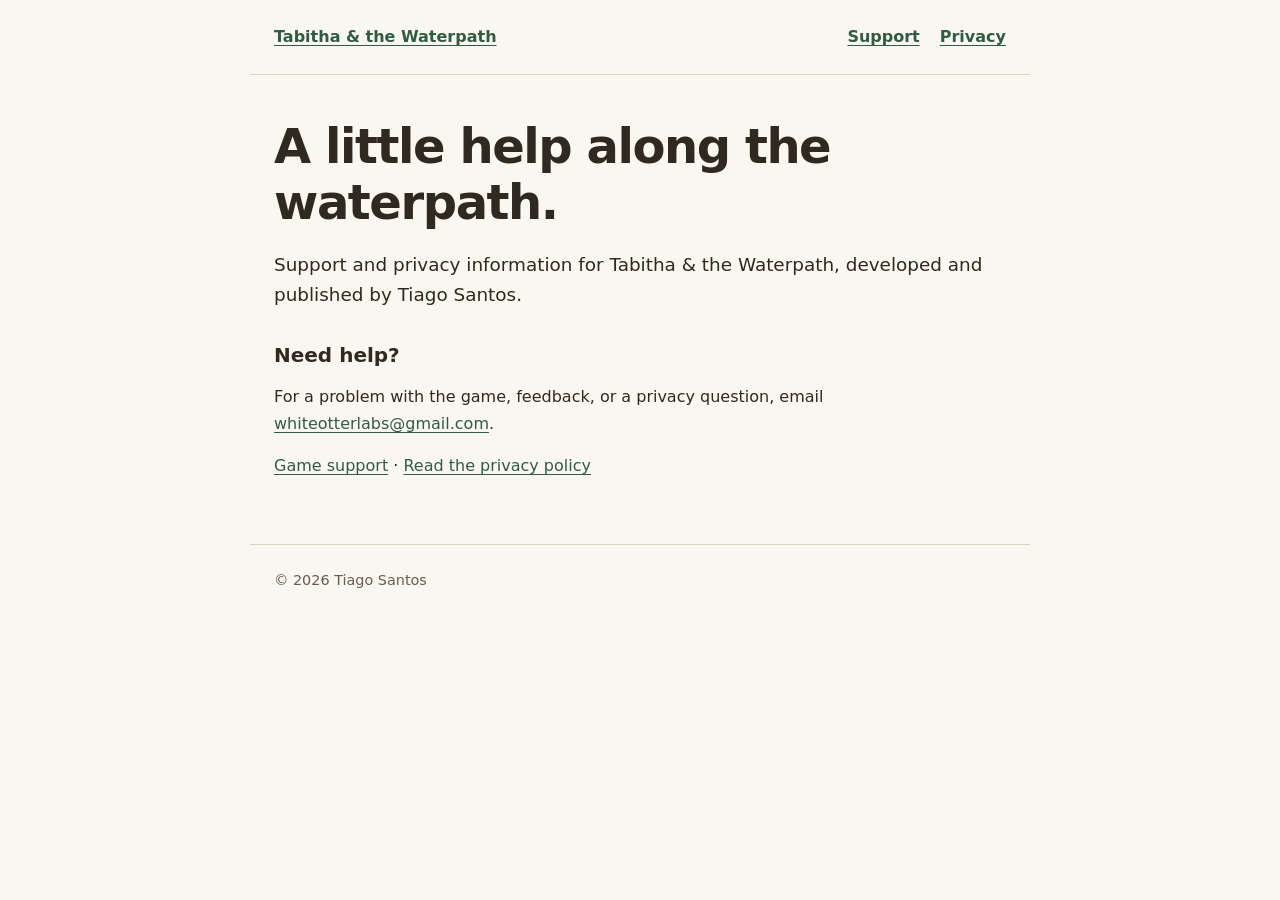
<file: index.html>
<!doctype html><html lang="en"><head><meta charset="utf-8"><meta name="viewport" content="width=device-width,initial-scale=1"><title>Tabitha &amp; the Waterpath — Support &amp; Privacy</title><meta name="description" content="Support and privacy information for Tabitha & the Waterpath, published by Tiago Santos."><link rel="stylesheet" href="style.css"></head><body><header><a href="./">Tabitha &amp; the Waterpath</a><nav aria-label="Main navigation"><a href="support/">Support</a><a href="privacy/">Privacy</a></nav></header><main><h1>A little help along the waterpath.</h1><p class="intro">Support and privacy information for Tabitha &amp; the Waterpath, developed and published by Tiago Santos.</p><h2>Need help?</h2><p>For a problem with the game, feedback, or a privacy question, email <a href="mailto:whiteotterlabs@gmail.com">whiteotterlabs@gmail.com</a>.</p><p><a href="support/">Game support</a> · <a href="privacy/">Read the privacy policy</a></p></main><footer>© 2026 Tiago Santos</footer></body></html>
</file>
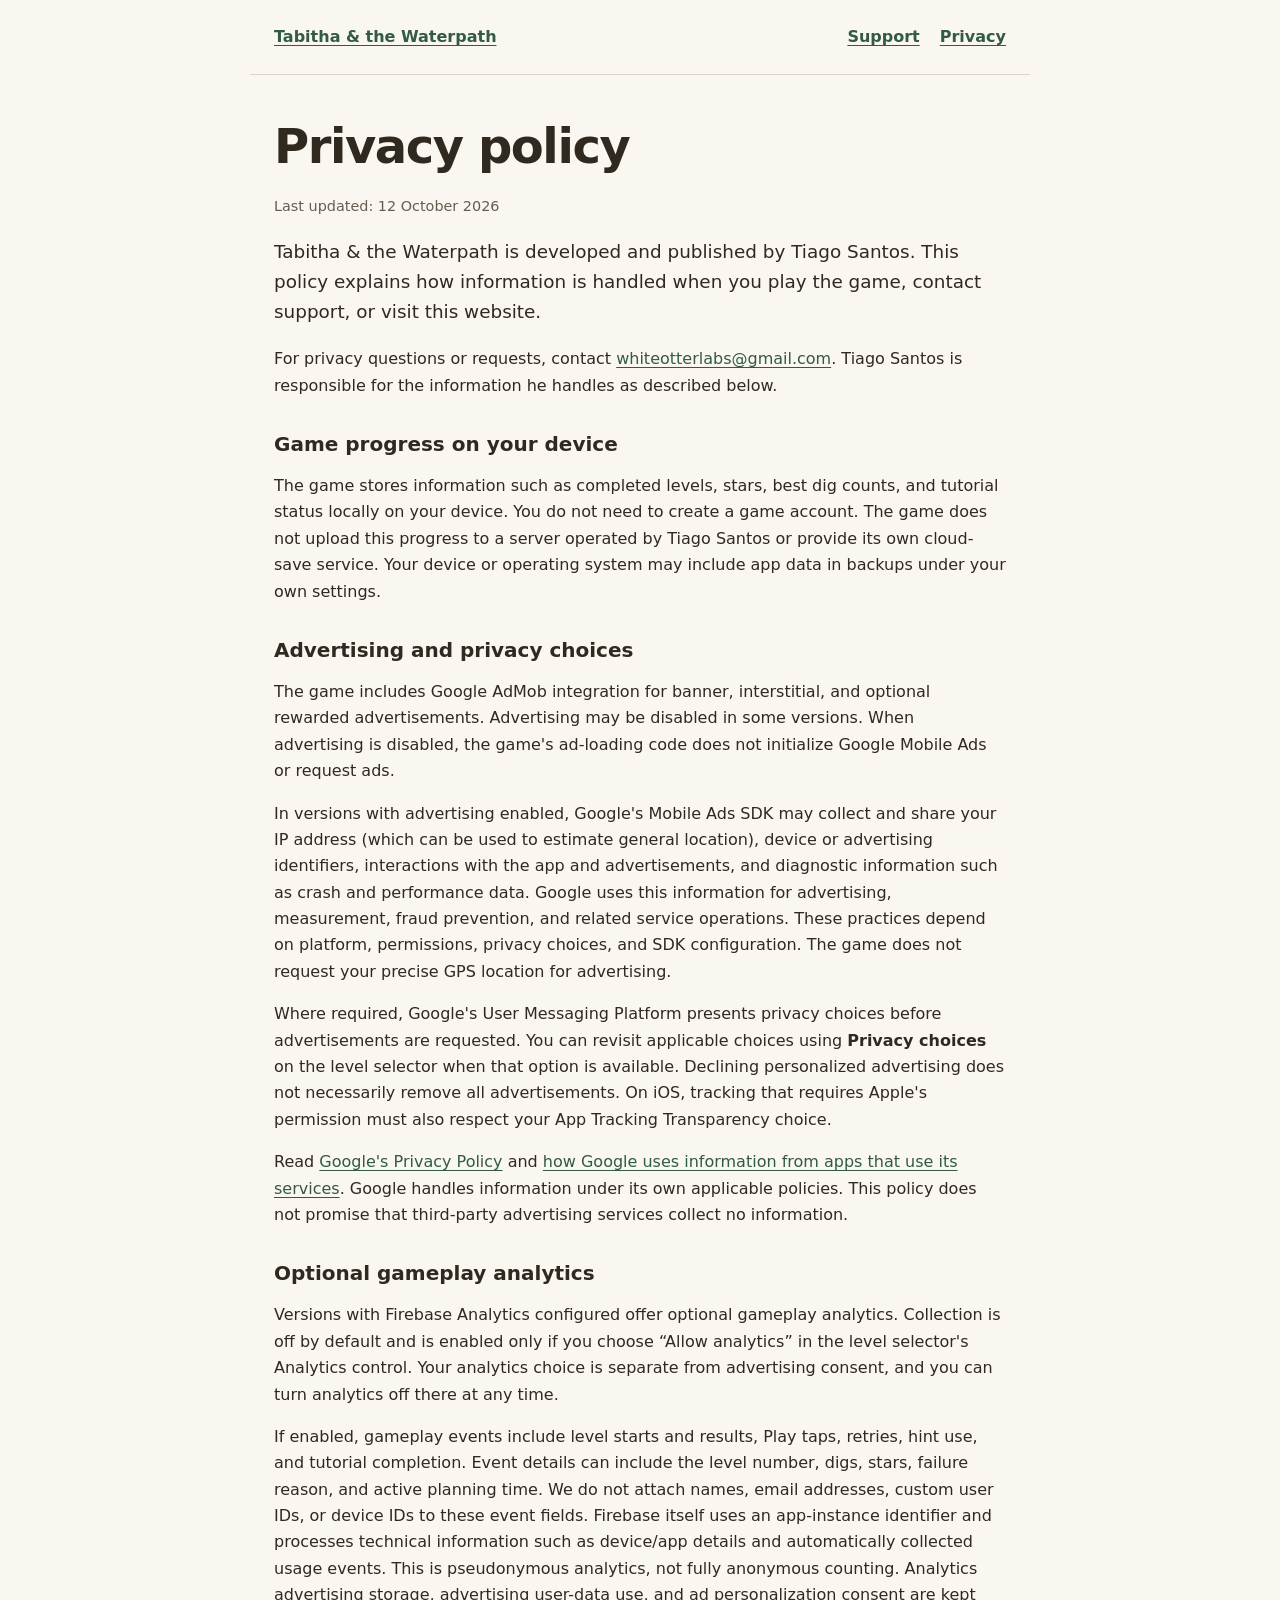
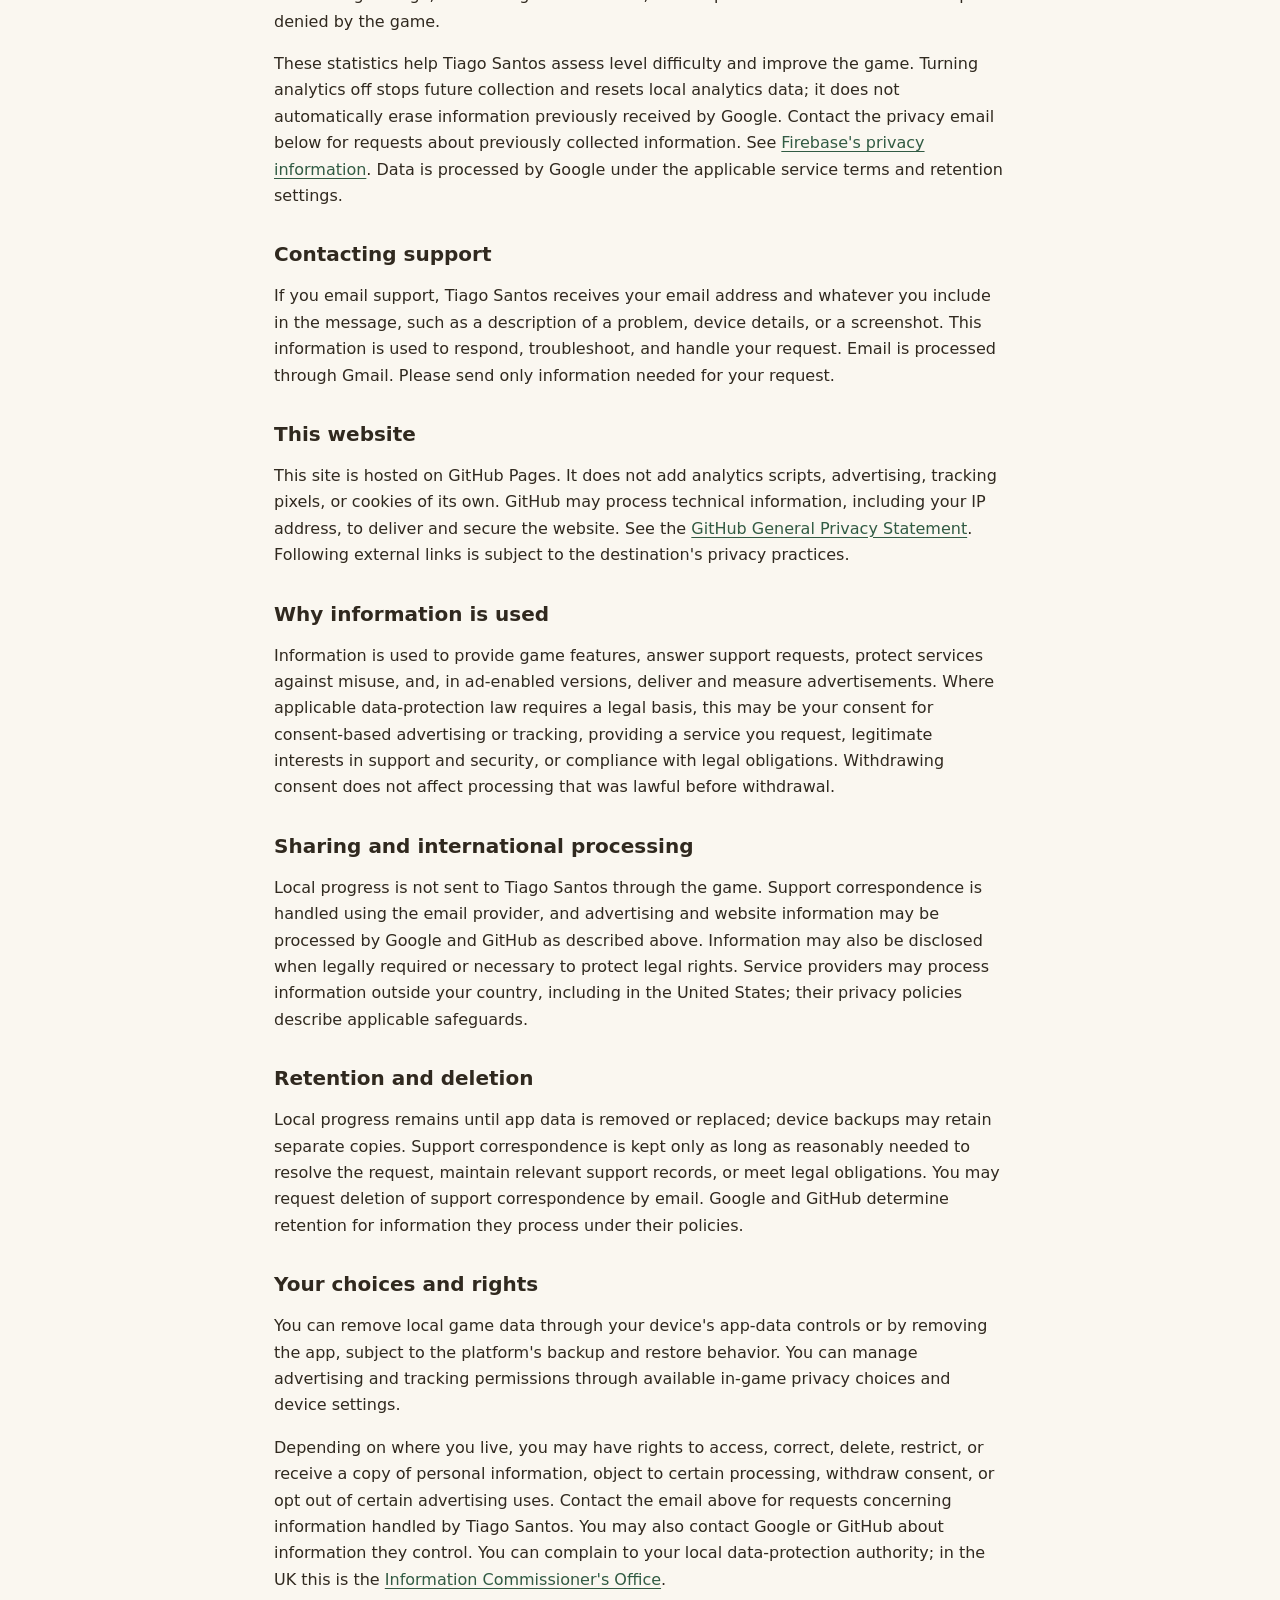
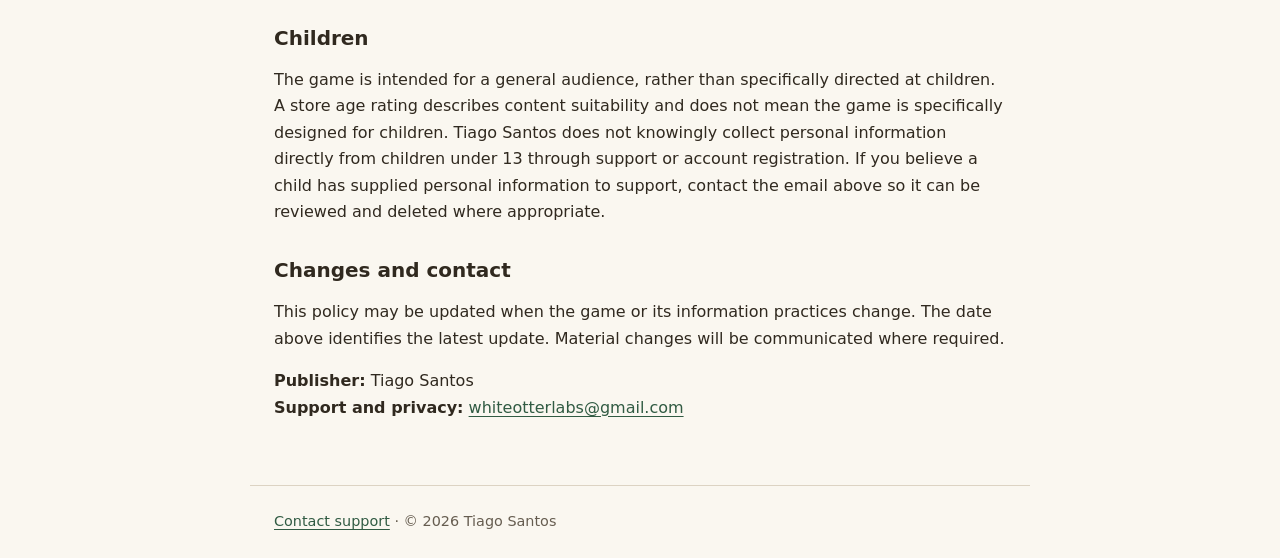
<file: privacy/index.html>
<!doctype html><html lang="en"><head><meta charset="utf-8"><meta name="viewport" content="width=device-width,initial-scale=1"><title>Privacy Policy — Tabitha &amp; the Waterpath</title><meta name="description" content="How Tabitha & the Waterpath handles game progress, advertising information and support requests."><link rel="stylesheet" href="../style.css"></head><body><header><a href="../">Tabitha &amp; the Waterpath</a><nav aria-label="Main navigation"><a href="../support/">Support</a><a href="./" aria-current="page">Privacy</a></nav></header><main>
<h1>Privacy policy</h1><p class="date">Last updated: 12 October 2026</p>
<p class="intro">Tabitha &amp; the Waterpath is developed and published by Tiago Santos. This policy explains how information is handled when you play the game, contact support, or visit this website.</p>
<p>For privacy questions or requests, contact <a href="mailto:whiteotterlabs@gmail.com">whiteotterlabs@gmail.com</a>. Tiago Santos is responsible for the information he handles as described below.</p>
<h2>Game progress on your device</h2>
<p>The game stores information such as completed levels, stars, best dig counts, and tutorial status locally on your device. You do not need to create a game account. The game does not upload this progress to a server operated by Tiago Santos or provide its own cloud-save service. Your device or operating system may include app data in backups under your own settings.</p>
<h2>Advertising and privacy choices</h2>
<p>The game includes Google AdMob integration for banner, interstitial, and optional rewarded advertisements. Advertising may be disabled in some versions. When advertising is disabled, the game's ad-loading code does not initialize Google Mobile Ads or request ads.</p>
<p>In versions with advertising enabled, Google's Mobile Ads SDK may collect and share your IP address (which can be used to estimate general location), device or advertising identifiers, interactions with the app and advertisements, and diagnostic information such as crash and performance data. Google uses this information for advertising, measurement, fraud prevention, and related service operations. These practices depend on platform, permissions, privacy choices, and SDK configuration. The game does not request your precise GPS location for advertising.</p>
<p>Where required, Google's User Messaging Platform presents privacy choices before advertisements are requested. You can revisit applicable choices using <strong>Privacy choices</strong> on the level selector when that option is available. Declining personalized advertising does not necessarily remove all advertisements. On iOS, tracking that requires Apple's permission must also respect your App Tracking Transparency choice.</p>
<p>Read <a href="https://policies.google.com/privacy">Google's Privacy Policy</a> and <a href="https://policies.google.com/technologies/partner-sites">how Google uses information from apps that use its services</a>. Google handles information under its own applicable policies. This policy does not promise that third-party advertising services collect no information.</p>
<h2>Optional gameplay analytics</h2>
<p>Versions with Firebase Analytics configured offer optional gameplay analytics. Collection is off by default and is enabled only if you choose “Allow analytics” in the level selector's Analytics control. Your analytics choice is separate from advertising consent, and you can turn analytics off there at any time.</p>
<p>If enabled, gameplay events include level starts and results, Play taps, retries, hint use, and tutorial completion. Event details can include the level number, digs, stars, failure reason, and active planning time. We do not attach names, email addresses, custom user IDs, or device IDs to these event fields. Firebase itself uses an app-instance identifier and processes technical information such as device/app details and automatically collected usage events. This is pseudonymous analytics, not fully anonymous counting. Analytics advertising storage, advertising user-data use, and ad personalization consent are kept denied by the game.</p>
<p>These statistics help Tiago Santos assess level difficulty and improve the game. Turning analytics off stops future collection and resets local analytics data; it does not automatically erase information previously received by Google. Contact the privacy email below for requests about previously collected information. See <a href="https://firebase.google.com/support/privacy">Firebase's privacy information</a>. Data is processed by Google under the applicable service terms and retention settings.</p>
<h2>Contacting support</h2>
<p>If you email support, Tiago Santos receives your email address and whatever you include in the message, such as a description of a problem, device details, or a screenshot. This information is used to respond, troubleshoot, and handle your request. Email is processed through Gmail. Please send only information needed for your request.</p>
<h2>This website</h2>
<p>This site is hosted on GitHub Pages. It does not add analytics scripts, advertising, tracking pixels, or cookies of its own. GitHub may process technical information, including your IP address, to deliver and secure the website. See the <a href="https://docs.github.com/en/site-policy/privacy-policies/github-general-privacy-statement">GitHub General Privacy Statement</a>. Following external links is subject to the destination's privacy practices.</p>
<h2>Why information is used</h2>
<p>Information is used to provide game features, answer support requests, protect services against misuse, and, in ad-enabled versions, deliver and measure advertisements. Where applicable data-protection law requires a legal basis, this may be your consent for consent-based advertising or tracking, providing a service you request, legitimate interests in support and security, or compliance with legal obligations. Withdrawing consent does not affect processing that was lawful before withdrawal.</p>
<h2>Sharing and international processing</h2>
<p>Local progress is not sent to Tiago Santos through the game. Support correspondence is handled using the email provider, and advertising and website information may be processed by Google and GitHub as described above. Information may also be disclosed when legally required or necessary to protect legal rights. Service providers may process information outside your country, including in the United States; their privacy policies describe applicable safeguards.</p>
<h2>Retention and deletion</h2>
<p>Local progress remains until app data is removed or replaced; device backups may retain separate copies. Support correspondence is kept only as long as reasonably needed to resolve the request, maintain relevant support records, or meet legal obligations. You may request deletion of support correspondence by email. Google and GitHub determine retention for information they process under their policies.</p>
<h2>Your choices and rights</h2>
<p>You can remove local game data through your device's app-data controls or by removing the app, subject to the platform's backup and restore behavior. You can manage advertising and tracking permissions through available in-game privacy choices and device settings.</p>
<p>Depending on where you live, you may have rights to access, correct, delete, restrict, or receive a copy of personal information, object to certain processing, withdraw consent, or opt out of certain advertising uses. Contact the email above for requests concerning information handled by Tiago Santos. You may also contact Google or GitHub about information they control. You can complain to your local data-protection authority; in the UK this is the <a href="https://ico.org.uk/make-a-complaint/">Information Commissioner's Office</a>.</p>
<h2>Children</h2>
<p>The game is intended for a general audience, rather than specifically directed at children. A store age rating describes content suitability and does not mean the game is specifically designed for children. Tiago Santos does not knowingly collect personal information directly from children under 13 through support or account registration. If you believe a child has supplied personal information to support, contact the email above so it can be reviewed and deleted where appropriate.</p>
<h2>Changes and contact</h2>
<p>This policy may be updated when the game or its information practices change. The date above identifies the latest update. Material changes will be communicated where required.</p>
<p><strong>Publisher:</strong> Tiago Santos<br><strong>Support and privacy:</strong> <a href="mailto:whiteotterlabs@gmail.com">whiteotterlabs@gmail.com</a></p>
</main><footer><a href="../support/">Contact support</a> · © 2026 Tiago Santos</footer></body></html>
</file>
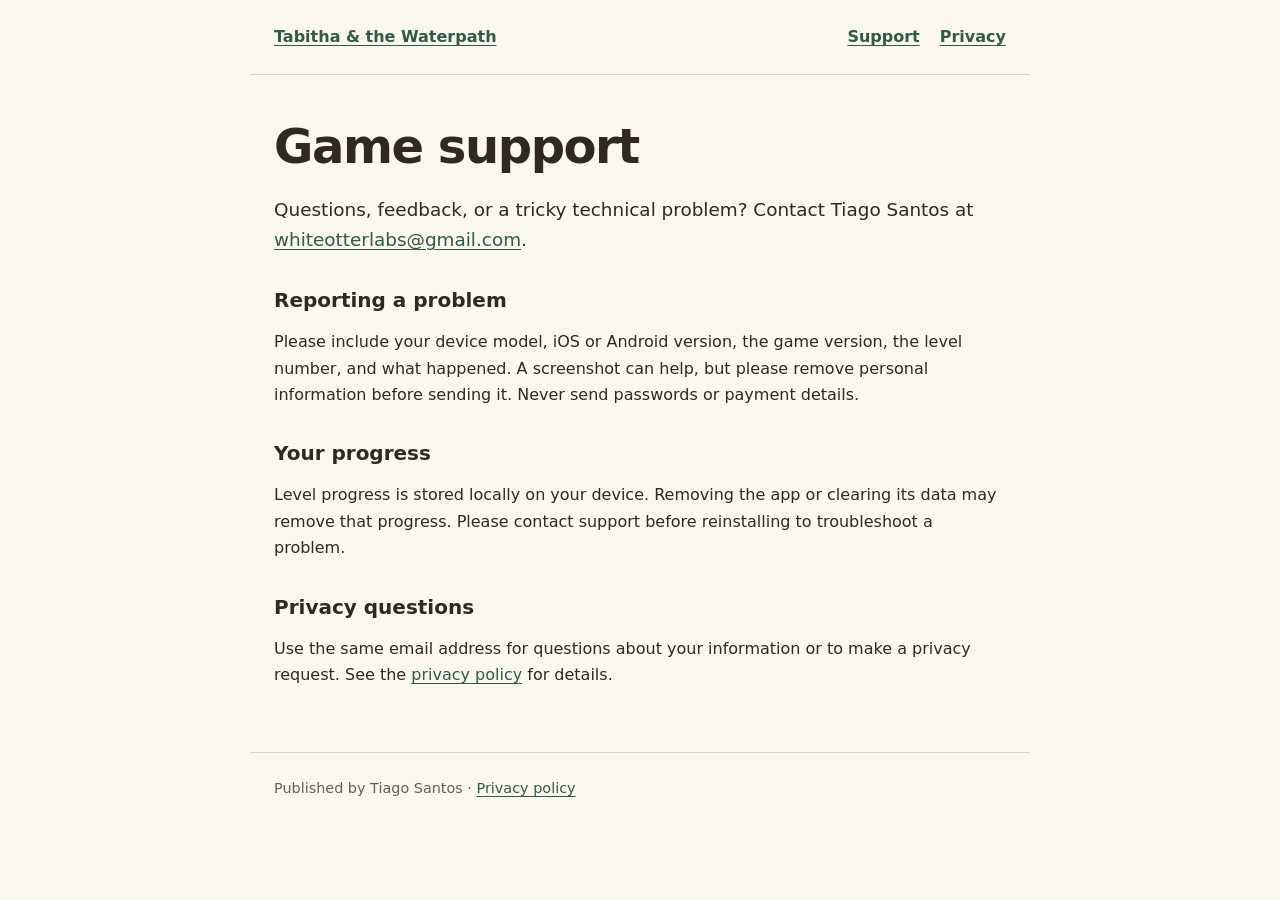
<file: support/index.html>
<!doctype html><html lang="en"><head><meta charset="utf-8"><meta name="viewport" content="width=device-width,initial-scale=1"><title>Support — Tabitha &amp; the Waterpath</title><link rel="stylesheet" href="../style.css"></head><body><header><a href="../">Tabitha &amp; the Waterpath</a><nav aria-label="Main navigation"><a href="./" aria-current="page">Support</a><a href="../privacy/">Privacy</a></nav></header><main><h1>Game support</h1><p class="intro">Questions, feedback, or a tricky technical problem? Contact Tiago Santos at <a href="mailto:whiteotterlabs@gmail.com">whiteotterlabs@gmail.com</a>.</p><h2>Reporting a problem</h2><p>Please include your device model, iOS or Android version, the game version, the level number, and what happened. A screenshot can help, but please remove personal information before sending it. Never send passwords or payment details.</p><h2>Your progress</h2><p>Level progress is stored locally on your device. Removing the app or clearing its data may remove that progress. Please contact support before reinstalling to troubleshoot a problem.</p><h2>Privacy questions</h2><p>Use the same email address for questions about your information or to make a privacy request. See the <a href="../privacy/">privacy policy</a> for details.</p></main><footer>Published by Tiago Santos · <a href="../privacy/">Privacy policy</a></footer></body></html>
</file>
<file: style.css>
:root{color-scheme:light;font-family:system-ui,-apple-system,BlinkMacSystemFont,"Segoe UI",sans-serif;color:#30291f;background:#faf7f0;line-height:1.65}*{box-sizing:border-box}body{margin:0}main,header,footer{max-width:780px;margin:auto;padding:24px}header{border-bottom:1px solid #dcd3c3;display:flex;flex-wrap:wrap;gap:12px;justify-content:space-between}header a{font-weight:650}nav{display:flex;gap:20px}a{color:#315b43;text-underline-offset:3px}a:focus-visible{outline:3px solid #aa7000;outline-offset:4px}h1{font-size:clamp(2rem,6vw,3rem);line-height:1.15;letter-spacing:-.03em;margin:20px 0}h2{font-size:1.25rem;line-height:1.3;margin:32px 0 10px}p,li{font-size:1rem}li{margin:8px 0}.date,footer{color:#665d50;font-size:.9rem}.intro{font-size:1.15rem}footer{border-top:1px solid #dcd3c3;margin-top:24px}a{overflow-wrap:anywhere}@media(max-width:480px){main,header,footer{padding:20px}}
</file>
